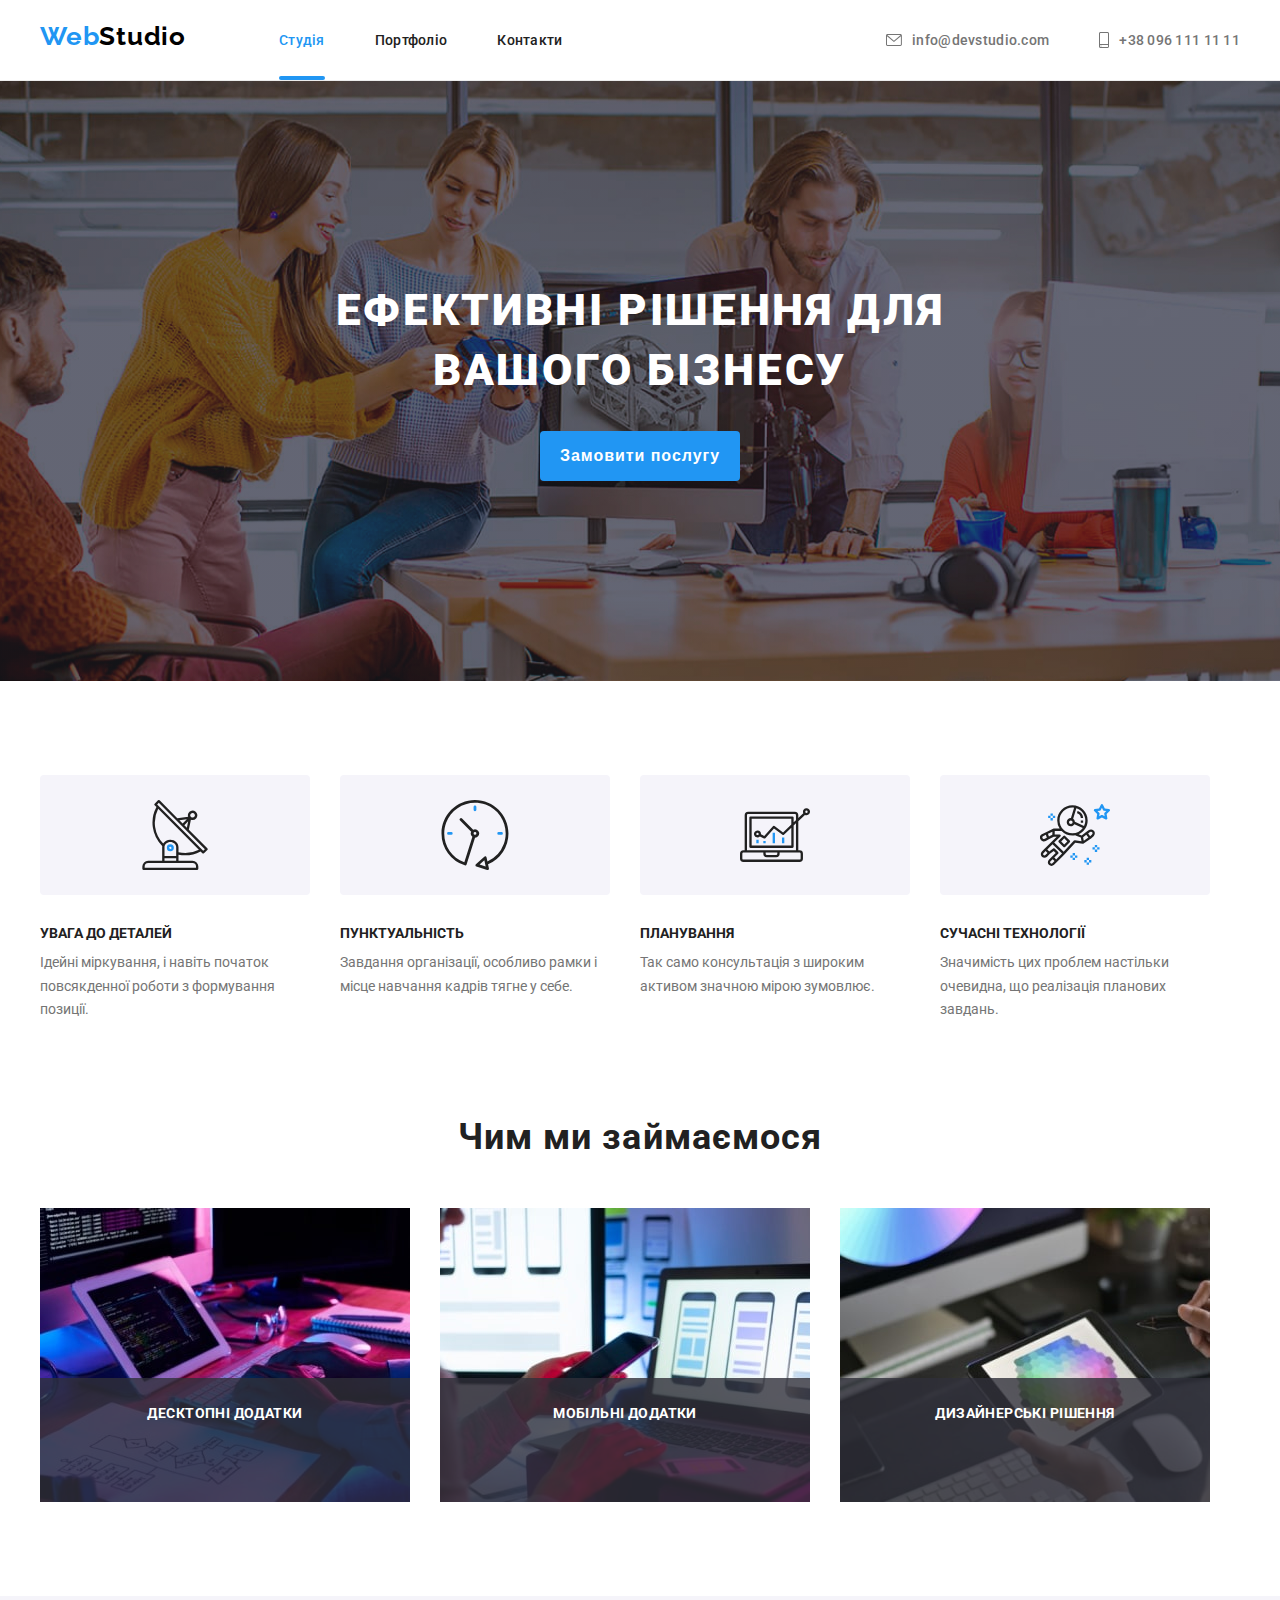
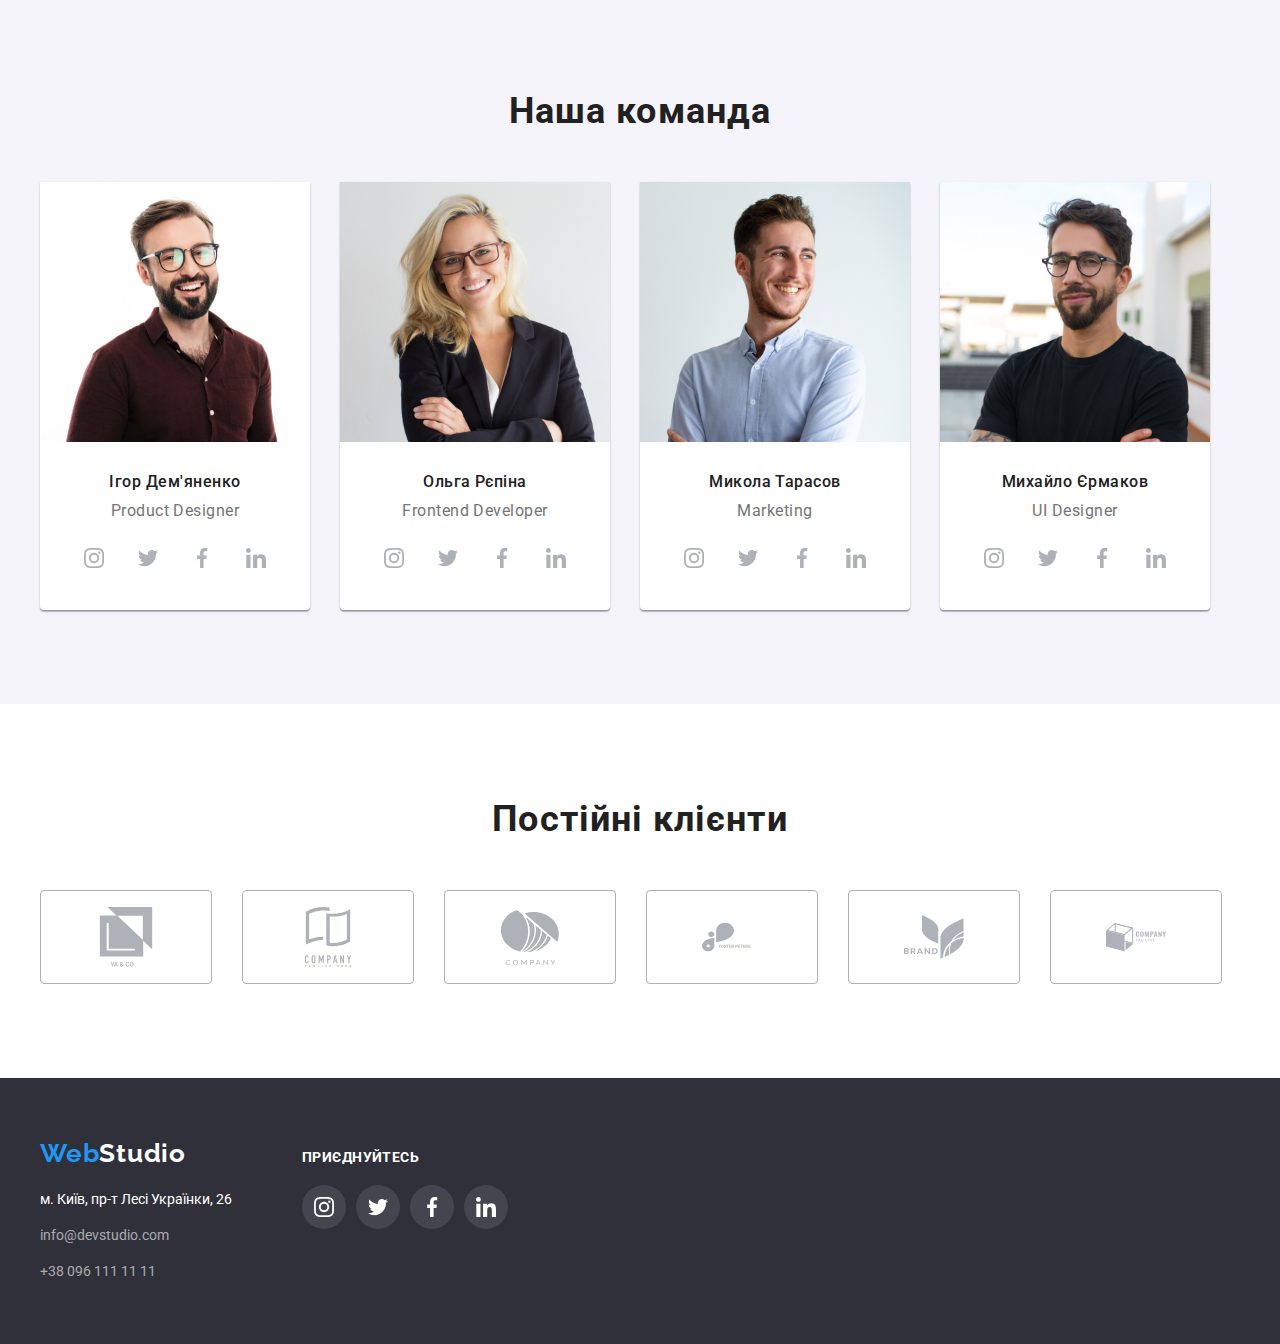
<file: index.html>
<!DOCTYPE html>
<html lang="uk">
  <head>
     <link rel="preconnect" href="https://fonts.googleapis.com" />
    <link rel="preconnect" href="https://fonts.gstatic.com" crossorigin />
    <link
      href="https://fonts.googleapis.com/css2?family=Raleway:wght@700&family=Roboto:wght@400;500;700;900&display=swap"
      rel="stylesheet"
    />
   <link rel="stylesheet" href="https://cdnjs.cloudflare.com/ajax/libs/modern-normalize/2.0.0/modern-normalize.min.css" integrity="sha512-4xo8blKMVCiXpTaLzQSLSw3KFOVPWhm/TRtuPVc4WG6kUgjH6J03IBuG7JZPkcWMxJ5huwaBpOpnwYElP/m6wg==" crossorigin="anonymous" referrerpolicy="no-referrer" />
    <link rel="stylesheet" href="./css/styles.css" />
    <title>WebStudio</title>
  </head>
  <body>
    <header>
      <!-- Навігація -->
      <div class="container">
      <nav class="nav">
        <a class="logo" href="index.html"
          >Web<span class="logo-color">Studio</span></a
        >
        <ul class="nav-link">
          <li class="nav-item"><a class="link actual-page" href="index.html">Студія</a></li>
          <li class="nav-item"><a class="link" href="./portfolio.html">Портфоліо</a></li>
          <li class="nav-item"><a class="link" href="">Контакти</a></li>
        </ul>
            </nav>
        <ul class="nav-contacts">
          <li class="nav-item">
            <a class="contacts" href="mailto:info@devstudio.com"
              ><svg class="icon-contacts" width="16" height="12">
                <use href="./images/icons-contacts.svg#icon-mail"></use>
              </svg>info@devstudio.com</a
            >
          </li>
          <li class="nav-item">
            <a class="contacts" href="tel:+380961111111"><svg class="icon-contacts" width="10" height="16">
                <use href="./images/icons-contacts.svg#icon-phone"></use>
              </svg>+38 096 111 11 11</a>
          </li>
        </ul>
      </div>
    </header>
    <main>
      <!-- Шапка -->
      <section class="head-bcg">
        <div class="container">
        <h1 class="head-text">Ефективні рішення для вашого бізнесу</h1>
        <button class="head-button" type="button" data-modal-open>Замовити послугу</button>
      </div>
      </section>
      <!-- Особливості -->
      <section class=>
        <div class="container">
        <ul class="feautures">
          <li class="list"><div class="icon-feautures">
             <svg class="icon" width="70" height="70">
              <use href="./images/icons.svg#icon-antenna"></use>
             </svg></div>
            <h3 class="item">УВАГА ДО ДЕТАЛЕЙ</h3>
            <p>
              Ідейні міркування, і навіть початок повсякденної роботи з
              формування позиції.
            </p>
          </li>
          <li class="list"><div class="icon-feautures">
             <svg class="icon" width="70" height="70">
              <use href="./images/icons.svg#icon-clock"></use>
             </svg></div>
            <h3 class="item">ПУНКТУАЛЬНІСТЬ</h3>
            <p>
              Завдання організації, особливо рамки і місце навчання кадрів тягне
              у себе.
            </p>
          </li>
          <li class="list"><div class="icon-feautures">
             <svg class="icon" width="70" height="70">
              <use href="./images/icons.svg#icon-diagram"></use>
             </svg></div>
            <h3 class="item">ПЛАНУВАННЯ</h3>
            <p>
              Так само консультація з широким активом значною мірою зумовлює.
            </p>
          </li>
          <li class="list">
            <div class="icon-feautures">
             <svg class="icon" width="70" height="70">
              <use href="./images/icons.svg#icon-astronaut"></use>
             </svg></div>
            <h3 class="item">СУЧАСНІ ТЕХНОЛОГІЇ</h3>
            <p>
              Значимість цих проблем настільки очевидна, що реалізація планових
              завдань.
            </p>
          </li>
        </ul>
      </div>
      </section>
      <!-- Чим ми займаємося -->
      <section class="pad-top">
        <div class="container">
        <h2 class="title">Чим ми займаємося</h2>
        <ul class="img">
          <li class="item"><img src="./images/box1.jpg" alt="Десктопні додатки" width="370" /> <p class="img-title">Десктопні додатки</p></li>
          <li class="item"><img src="./images/box2.jpg" alt="Мобільні додатки" width="370" /><p class="img-title">Мобільні додатки</p></li>
          <li class="item"><img src="./images/box3.jpg" alt="Дизайнерські рішення" width="370" /><p class="img-title">Дизайнерські рішення</p></li>
        </ul>
        </div>
      </section>
      <!-- Наша команда -->
      <section class="bcg-team">
        <div class="container">
        <h2 class="title">Наша команда</h2>
        <ul class="team">
          <li class="list">
            <img
              src="./images/productdesigner.jpg"
              alt="Ігор Дем'яненко"
              width="270"
            /> <div class="block">
            <h3 class="item">Ігор Дем'яненко</h3>
            <p>Product Designer</p>
            <ul class="team-social-media">
              <li>
                <a href="" class="team-icon"><svg class="social-media" width="20" height="20">
              <use href="./images/icons.svg#icon-instagram"></use>
            </svg></a>
              </li>
              <li>
                <a href="" class="team-icon"><svg class="social-media" width="20" height="20">
              <use href="./images/icons.svg#icon-twitter"></use>
            </svg></a>
              </li>
              <li>
                <a href="" class="team-icon"><svg class="social-media" width="20" height="20">
              <use href="./images/icons.svg#icon-facebook"></use>
            </svg></a>
              </li>
              <li>
                <a href="" class="team-icon"><svg class="social-media" width="20" height="20">
              <use href="./images/icons.svg#icon-linkedin"></use>
            </svg></a>
              </li>
            </ul>
          </div>
          </li>
          <li class="list">
            <img
              src="./images/frontenddeveloper.jpg"
              alt="Ольга Рєпіна"
              width="270"
            /><div class="block">
            <h3 class="item">Ольга Рєпіна</h3>
            <p>Frontend Developer</p><ul class="team-social-media">
              <li>
                <a href="" class="team-icon"><svg class="social-media" width="20" height="20">
              <use href="./images/icons.svg#icon-instagram"></use>
            </svg></a>
              </li>
              <li>
                <a href="" class="team-icon"><svg class="social-media" width="20" height="20">
              <use href="./images/icons.svg#icon-twitter"></use>
            </svg></a>
              </li>
              <li>
                <a href="" class="team-icon"><svg class="social-media" width="20" height="20">
              <use href="./images/icons.svg#icon-facebook"></use>
            </svg></a>
              </li>
              <li>
                <a href="" class="team-icon"><svg class="social-media" width="20" height="20">
              <use href="./images/icons.svg#icon-linkedin"></use>
            </svg></a>
              </li>
            </ul></div>
          </li>
          <li class="list">
            <img
              src="./images/marketing.jpg"
              alt="Микола Тарасов"
              width="270"
            /><div class="block">
            <h3 class="item">Микола Тарасов</h3>
            <p>Marketing</p>
            <ul class="team-social-media">
              <li>
                <a href="" class="team-icon"><svg class="social-media" width="20" height="20">
              <use href="./images/icons.svg#icon-instagram"></use>
            </svg></a>
              </li>
              <li>
                <a href="" class="team-icon"><svg class="social-media" width="20" height="20">
              <use href="./images/icons.svg#icon-twitter"></use>
            </svg></a>
              </li>
              <li>
                <a href="" class="team-icon"><svg class="social-media" width="20" height="20">
              <use href="./images/icons.svg#icon-facebook"></use>
            </svg></a>
              </li>
              <li>
                <a href="" class="team-icon"><svg class="social-media" width="20" height="20">
              <use href="./images/icons.svg#icon-linkedin"></use>
            </svg></a>
              </li>
            </ul></div>
          </li>
          <li class="list">
            <img
              src="./images/uidesigner.jpg"
              alt="Михайло Єрмаков"
              width="270"
            /><div class="block">
            <h3 class="item">Михайло Єрмаков</h3>
            <p>UI Designer</p><ul class="team-social-media">
              <li>
                <a href="" class="team-icon"><svg class="social-media" width="20" height="20">
              <use href="./images/icons.svg#icon-instagram"></use>
            </svg></a>
              </li>
              <li>
                <a href="" class="team-icon"><svg class="social-media" width="20" height="20">
              <use href="./images/icons.svg#icon-twitter"></use>
            </svg></a>
              </li>
              <li>
                <a href="" class="team-icon"><svg class="social-media" width="20" height="20">
              <use href="./images/icons.svg#icon-facebook"></use>
            </svg></a>
              </li>
              <li>
                <a href="" class="team-icon"><svg class="social-media" width="20" height="20">
              <use href="./images/icons.svg#icon-linkedin"></use>
            </svg></a>
              </li>
            </ul></div>
          </li>
        </ul>
        </div>
      </section>

  <!-- Постійні клієнти -->
      <section> 
        <div class="container">
<h2 class="title">Постійні клієнти</h2>
<ul class="clients">
  <li>
  <a href="" class="clients-logo"> <svg width="106" height="60">
    <use href="./images/icons.svg#icon-group-1"></use>
  </svg></a>
  </li>
  <li>
  <a href="" class="clients-logo"> <svg width="106" height="60">
    <use href="./images/icons.svg#icon-group-2"></use>
  </svg></a>
  </li>
  <li>
  <a href="" class="clients-logo"> <svg width="106" height="60">
    <use href="./images/icons.svg#icon-group-3"></use>
  </svg></a>
  </li>
  <li>
  <a href="" class="clients-logo"> <svg width="106" height="60">
    <use href="./images/icons.svg#icon-group-4"></use>
  </svg></a>
  </li>
  <li>
  <a href="" class="clients-logo"> <svg width="106" height="60">
    <use href="./images/icons.svg#icon-group-5"></use>
  </svg></a>
  </li>
  <li>
  <a href="" class="clients-logo"> <svg width="106" height="60">
    <use href="./images/icons.svg#icon-group-6"></use>
  </svg></a>
  </li>
</ul>
        </div>
      </section>
    </main>
    <footer class="footer-bcg">
      <div class="container footer-container">
          <div class="logo-adres">
        <a class="footer-logo" href="index.html"
          >Web<span class="footer-logo-color">Studio</span></a
        >
        <address>
          <p class="adres">м. Київ, пр-т Лесі Українки, 26</p>
          <ul class="footer-adres">
            <li class="list">
              <a class="footer-contacts" href="mailto:info@devstudio.com"
                >info@devstudio.com</a
              >
            </li>
            <li>
              <a class="footer-contacts" href="tel:+380961111111"
                >+38 096 111 11 11</a
              >
            </li>
          </ul>
          </address></div>
          <div>
            <h3 class="footer-title">приєднуйтесь</h3>
            <ul class="footer-social-media">
              <li>
                <a href="" class="footer-icon"><svg class="social-media" width="20" height="20">
              <use href="./images/icons.svg#icon-instagram"></use>
            </svg></a>
              </li>
              <li>
                <a href="" class="footer-icon"><svg class="social-media" width="20" height="20">
              <use href="./images/icons.svg#icon-twitter"></use>
            </svg></a>
              </li>
              <li>
                <a href="" class="footer-icon"><svg class="social-media" width="20" height="20">
              <use href="./images/icons.svg#icon-facebook"></use>
            </svg></a>
              </li>
              <li>
                <a href="" class="footer-icon"><svg class="social-media" width="20" height="20">
              <use href="./images/icons.svg#icon-linkedin"></use>
            </svg></a>
              </li>
            </ul>
          </div>
          </li>
          </ul>
      </div>
    </footer>

    <!-- modal -->

    <div class="backdrop is-hidden" data-modal>
      <div class="modal">
        <button type="button" class="close-btn" data-modal-close> 
          <svg class="icon-close" width="18" height="18">
          <use href="./images/icons.svg#icon-close"></use>
        </svg></button>
      </div>
    </div>
      <script src="./js/modal.js"></script>
  </body>
</html>
</file>
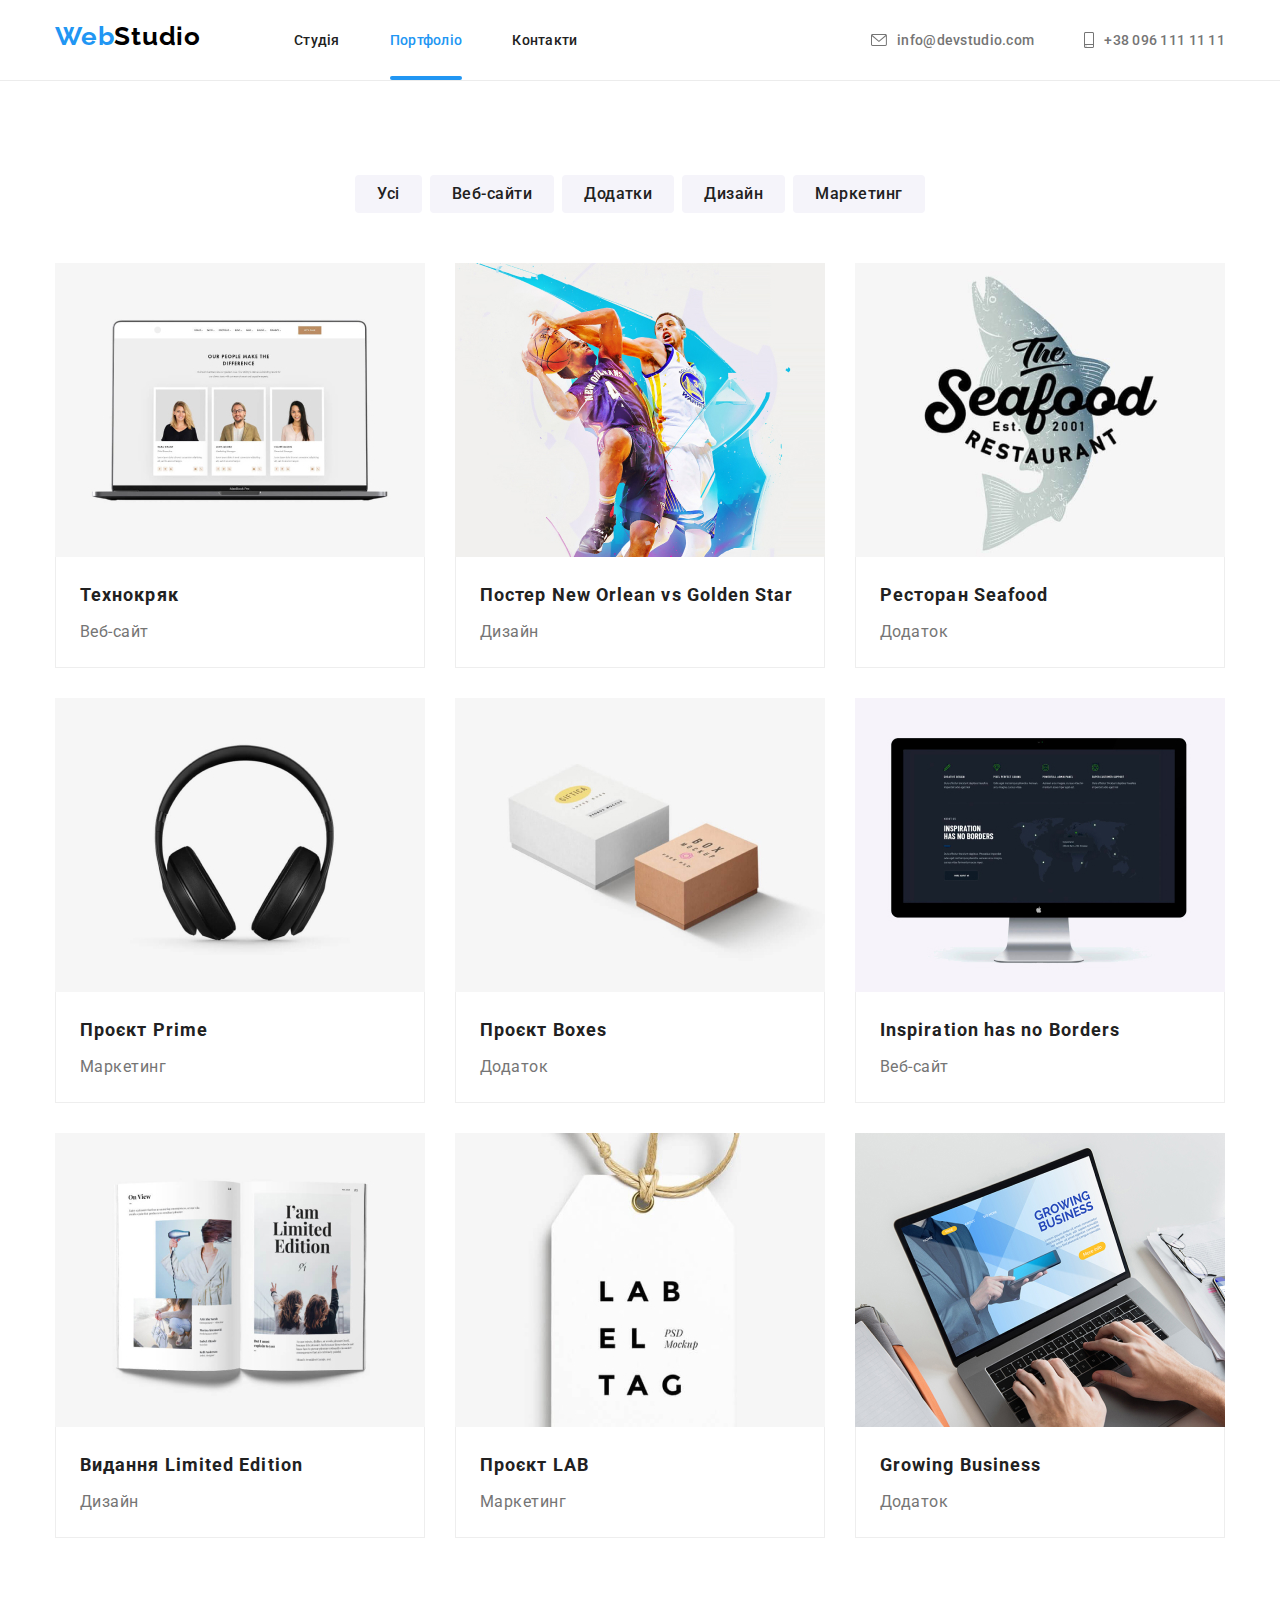
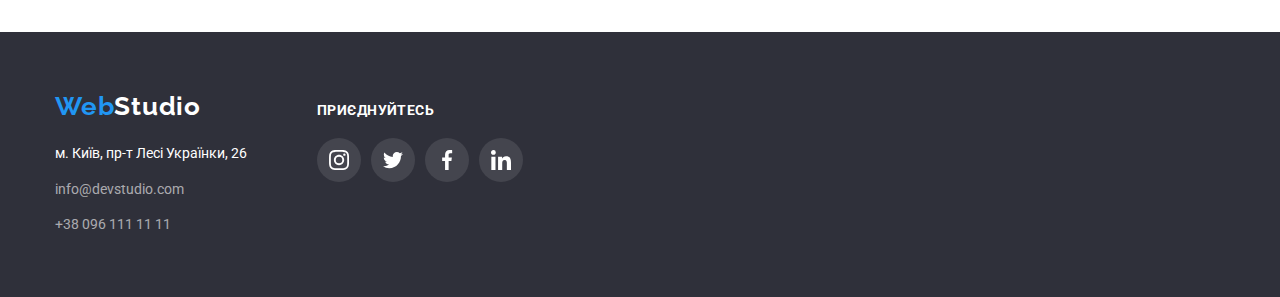
<file: portfolio.html>
<!DOCTYPE html>
<html lang="uk">
  <head>
    <link
      rel="stylesheet"
      href="https://cdnjs.cloudflare.com/ajax/libs/modern-normalize/1.0.0/modern-normalize.min.css"
    />
    <link rel="stylesheet" href="./css/styles.css" />
    <link rel="preconnect" href="https://fonts.googleapis.com" />
    <link rel="preconnect" href="https://fonts.gstatic.com" crossorigin />
    <link
      href="https://fonts.googleapis.com/css2?family=Raleway:wght@700&family=Roboto:wght@400;500;700;900&display=swap"
      rel="stylesheet"
    />
    <title>WebStudio</title>
  </head>
  <body>
    <header>
      <!-- Навігація -->
      <div class="container">
        <nav class="nav">
          <a class="logo" href="index.html"
            >Web<span class="logo-color">Studio</span></a
          >
          <ul class="nav-link">
            <li class="nav-item">
              <a class="link" href="index.html">Студія</a>
            </li>
            <li class="nav-item">
              <a class="link actual-page" href="./portfolio.html">Портфоліо</a>
            </li>
            <li class="nav-item"><a class="link" href="">Контакти</a></li>
          </ul>
        </nav>
        <ul class="nav-contacts">
          <li class="nav-item">
            <a class="contacts" href="mailto:info@devstudio.com"
              ><svg class="icon-contacts" width="16" height="12">
                <use href="./images/icons-contacts.svg#icon-mail"></use>
              </svg>info@devstudio.com</a
            >
          </li>
          <li class="nav-item">
            <a class="contacts" href="tel:+380961111111"><svg class="icon-contacts" width="10" height="16">
                <use href="./images/icons-contacts.svg#icon-phone"></use>
              </svg>+38 096 111 11 11</a>
          </li>
        </ul>
      </div>
    </header>
    <main>
      <!-- Фільтри + Проєкти -->
      <section>
        <div class="container">
          <ul class="filtres">
            <li class="list">
              <button class="item" type="button">Усі</button>
            </li>
            <li class="list">
              <button class="item" type="button">Веб-сайти</button>
            </li>
            <li class="list">
              <button class="item" type="button">Додатки</button>
            </li>
            <li class="list">
              <button class="item" type="button">Дизайн</button>
            </li>
            <li class="list">
              <button class="item" type="button">Маркетинг</button>
            </li>
          </ul>
          <ul class="projects">
            <li class="project-list">
              <a href=""  class="list"><div  class="img-overlay" >
                <img src="./images/techkr.jpg" alt="Технокряк" width="370"/>
                 <div class="content-overlay"><p class="overlay">Ресурс пропонує комплексні пропозиції з різним рівнем функціоналу та сервісів. Все це дозволить відвідувачу отримати вичерпні відомості про компанію чи приватну особу.
                 </p></div></div>
                <div class="bottom-section">
                  <h3 class="item">Технокряк</h3>
                  <p class="type">Веб-сайт</p>
                </div></a
              >
            </li>
            <li class="project-list">
              <a href="" class="list">
                <div  class="img-overlay" >
                <img src="./images/poster.jpg" alt="Постер New Orlean vs Golden Star" width="370"/>
                 <div class="content-overlay"><p class="overlay">Ресурс пропонує комплексні пропозиції з різним рівнем функціоналу та сервісів. Все це дозволить відвідувачу отримати вичерпні відомості про компанію чи приватну особу.
                 </p></div></div>
                <div class="bottom-section">
                  <h3 class="item">Постер New Orlean vs Golden Star</h3>
                  <p class="type">Дизайн</p>
                </div>
              </a>
            </li>
            <li class="project-list">
              <a href="" class="list">
                <div  class="img-overlay" >
                <img src="./images/seafood.jpg" alt="Ресторан Seafood" width="370"/>
                 <div class="content-overlay"><p class="overlay">Ресурс пропонує комплексні пропозиції з різним рівнем функціоналу та сервісів. Все це дозволить відвідувачу отримати вичерпні відомості про компанію чи приватну особу.
                 </p></div></div>
                <div class="bottom-section">
                  <h3 class="item">Ресторан Seafood</h3>
                  <p class="type">Додаток</p>
                </div></a
              >
            </li>
            <li class="project-list">
              <a href="" class="list"> <div  class="img-overlay" >
                <img src="./images/prime.jpg" alt="Проєкт Prime" width="370"/>
                 <div class="content-overlay"><p class="overlay">Ресурс пропонує комплексні пропозиції з різним рівнем функціоналу та сервісів. Все це дозволить відвідувачу отримати вичерпні відомості про компанію чи приватну особу.
                 </p></div></div>
                <div class="bottom-section">
                  <h3 class="item">Проєкт Prime</h3>
                  <p class="type">Маркетинг</p>
                </div></a
              >
            </li>
            <li class="project-list">
              <a href="" class="list"
                ><div  class="img-overlay" >
                <img src="./images/boxes.jpg" alt="Проєкт Boxes" width="370"/>
                 <div class="content-overlay"><p class="overlay">Ресурс пропонує комплексні пропозиції з різним рівнем функціоналу та сервісів. Все це дозволить відвідувачу отримати вичерпні відомості про компанію чи приватну особу.
                 </p></div></div>
                <div class="bottom-section">
                  <h3 class="item">Проєкт Boxes</h3>
                  <p class="type">Додаток</p>
                </div></a
              >
            </li>
            <li class="project-list">
              <a href="" class="list">
              <div  class="img-overlay" >
                <img src="./images/inspiration.jpg" alt="Inspiration has no Borders" width="370"/>
                 <div class="content-overlay"><p class="overlay">Ресурс пропонує комплексні пропозиції з різним рівнем функціоналу та сервісів. Все це дозволить відвідувачу отримати вичерпні відомості про компанію чи приватну особу.
                 </p></div></div>
                <div class="bottom-section">
                  <h3 class="item">Inspiration has no Borders</h3>
                  <p class="type">Веб-сайт</p>
                </div></a
              >
            </li>
            <li class="project-list">
              <a href="" class="list">
                <div  class="img-overlay" >
                <img src="./images/limedition.jpg" alt="Видання Limited Edition" width="370"/>
                 <div class="content-overlay"><p class="overlay">Ресурс пропонує комплексні пропозиції з різним рівнем функціоналу та сервісів. Все це дозволить відвідувачу отримати вичерпні відомості про компанію чи приватну особу.
                 </p></div></div>
                <div class="bottom-section">
                  <h3 class="item">Видання Limited Edition</h3>
                  <p class="type">Дизайн</p>
                </div></a
              >
            </li>
            <li class="project-list">
              <a href="" class="list">
                 <div  class="img-overlay" >
                <img src="./images/lab.jpg" alt="Проєкт LAB" width="370"/>
                 <div class="content-overlay"><p class="overlay">Ресурс пропонує комплексні пропозиції з різним рівнем функціоналу та сервісів. Все це дозволить відвідувачу отримати вичерпні відомості про компанію чи приватну особу.
                 </p></div></div>
                <div class="bottom-section">
                  <h3 class="item">Проєкт LAB</h3>
                  <p class="type">Маркетинг</p>
                </div></a
              >
            </li>
            <li class="project-list">
              <a href="" class="list">
                 <div  class="img-overlay" >
                <img src="./images/growing.jpg" alt="Growing Business" width="370"/>
                 <div class="content-overlay"><p class="overlay">Ресурс пропонує комплексні пропозиції з різним рівнем функціоналу та сервісів. Все це дозволить відвідувачу отримати вичерпні відомості про компанію чи приватну особу.
                 </p></div></div>
                <div class="bottom-section">
                  <h3 class="item">Growing Business</h3>
                  <p class="type">Додаток</p>
                </div></a
              >
            </li>
          </ul>
        </div>
      </section>
    </main>
    <footer class="footer-bcg">
      <div class="container footer-container">
          <div class="logo-adres">
        <a class="footer-logo" href="index.html"
          >Web<span class="footer-logo-color">Studio</span></a
        >
        <address>
          <p class="adres">м. Київ, пр-т Лесі Українки, 26</p>
          <ul class="footer-adres">
            <li class="list">
              <a class="footer-contacts" href="mailto:info@devstudio.com"
                >info@devstudio.com</a
              >
            </li>
            <li>
              <a class="footer-contacts" href="tel:+380961111111"
                >+38 096 111 11 11</a
              >
            </li>
          </ul>
          </address></div>
          <div>
            <h3 class="footer-title">приєднуйтесь</h3>
            <ul class="footer-social-media">
              <li>
                <a href="" class="footer-icon"><svg class="social-media" width="20" height="20">
              <use href="./images/icons.svg#icon-instagram"></use>
            </svg></a>
              </li>
              <li>
                <a href="" class="footer-icon"><svg class="social-media" width="20" height="20">
              <use href="./images/icons.svg#icon-twitter"></use>
            </svg></a>
              </li>
              <li>
                <a href="" class="footer-icon"><svg class="social-media" width="20" height="20">
              <use href="./images/icons.svg#icon-facebook"></use>
            </svg></a>
              </li>
              <li>
                <a href="" class="footer-icon"><svg class="social-media" width="20" height="20">
              <use href="./images/icons.svg#icon-linkedin"></use>
            </svg></a>
              </li>
            </ul>
          </div>
          </li>
          </ul>
      </div>
    </footer>
  </body>
</html>
</file>
<file: css/styles.css>
:root {
  --main-text-color: #757575;
  --secondary-text-color: #212121;
  --main-blue-color: #2196f3;
  --main-white-color: #ffffff;
  --background-dark-color: #2f303a;
  --background-light-color: #f5f4fa;
  --logo-black-color: #000000;
}

/* all pages */

* {
  margin: 0px;
  padding: 0px;
}
.container {
  width: 1200px;
  margin-left: auto;
  margin-right: auto;
  padding-left: 15px;
  padding-right: 15px;
}
body {
  font-family: Roboto;
  color: var(--main-text-color);
}
section {
  padding-top: 94px;
  padding-bottom: 94px;
}
ul {
  list-style: none;
}
a {
  text-decoration: none;
}
button {
  cursor: pointer;
}
img {
  display: block;
}

/* nav */

header {
  border-bottom: 1px solid #ececec;
}
.nav {
  display: flex;
  align-items: baseline;
}
.logo {
  font-family: Raleway;
  font-size: 26px;
  font-weight: 700;
  letter-spacing: 0.78px;
  color: var(--main-blue-color);
}
.logo-color {
  color: var(--logo-black-color);
}
.nav-link {
  display: inline-flex;
  margin: 0px;
  padding-left: 0px;
  margin-left: 93px;
}
.nav-link .link {
  padding-top: 32px;
  padding-bottom: 32px;
  display: block;

  color: var(--secondary-text-color);
  font-size: 14px;
  font-weight: 500;
  letter-spacing: 0.28px;
  transition: color 250ms cubic-bezier(0.4, 0, 0.2, 1);
}
.nav-item {
  margin-left: 50px;
}
.nav-item:first-child {
  margin-left: 0px;
}
.nav-link .link:hover,
.nav-link .link:focus {
  color: var(--main-blue-color);
}
header .container {
  display: flex;
  align-items: center;
}
.nav-contacts {
  display: flex;
  margin-left: auto;
}
.nav-contacts .contacts {
  display: flex;
  padding-top: 32px;
  padding-bottom: 32px;
  align-items: center;

  color: var(--main-text-color);
  font-size: 14px;
  font-weight: 500;
  letter-spacing: 0.28px;
  transition: color 250ms cubic-bezier(0.4, 0, 0.2, 1);
}
.nav-link .actual-page {
  color: var(--main-blue-color);
  position: relative;
}
.actual-page::after {
  position: absolute;
  right: 0px;
  bottom: 0px;
  content: "";
  display: inline-block;
  width: 100%;
  height: 4px;
  border-radius: 2px;
  background-color: var(--main-blue-color);
}
.nav-contacts .icon-contacts {
  margin-right: 10px;
  fill: currentColor;
}
.nav-contacts .contacts:focus,
.nav-contacts .contacts:hover {
  color: var(--main-blue-color);
}
/* footer */

.footer-bcg {
  background-color: var(--background-dark-color);
  display: block;
  padding-top: 60px;
  padding-bottom: 60px;
}
.footer-logo {
  display: block;
  margin-bottom: 20px;

  color: #2196f3;
  font-family: Raleway;
  font-size: 26px;
  font-weight: 700;
  letter-spacing: 0.78px;
}
.footer-logo-color {
  color: var(--main-white-color);
}
.adres {
  margin-bottom: 12px;

  color: var(--main-white-color);
  font-style: normal;
  font-size: 14px;
  line-height: 1.71;
}
.list {
  display: block;
}
.footer-contacts {
  color: rgba(255, 255, 255, 0.6);
  font-style: normal;
  font-size: 14px;
  line-height: 1.71;
}
.footer-adres .list {
  margin-bottom: 12px;
}
.footer-title {
  color: var(--main-white-color);
  font-size: 14px;
  font-weight: 700;
  letter-spacing: 0.42px;
  text-transform: uppercase;
  margin-bottom: 20px;
}
.footer-container {
  display: flex;
  align-items: baseline;
}
.logo-adres {
  margin-right: 70px;
}
.footer-social-media {
  display: flex;
  gap: 10px;
}
.footer-icon {
  display: flex;
  justify-content: center;
  align-items: center;
  width: 44px;
  height: 44px;
  border-radius: 50%;
  fill: var(--main-white-color);
  background-color: rgba(255, 255, 255, 0.1);
  transition: background-color 250ms cubic-bezier(0.4, 0, 0.2, 1);
}
.footer-icon:hover,
.footer-icon:focus {
  background-color: #2196f3;
  fill: var(--main-white-color);
}

/* index */

/* Шапка  */

.head-bcg {
  max-width: 1600px;
  background-image: linear-gradient(
      to right,
      rgba(47, 48, 58, 0.4),
      rgba(47, 48, 58, 0.4)
    ),
    url(../images/bcg-head.jpg);
  background-color: var(--background-dark-color);
  background-position: center;
  margin-left: auto;
  margin-right: auto;

  text-align: center;
  padding-top: 200px;
  padding-bottom: 200px;
}
.head-text {
  width: 696px;
  margin-left: auto;
  margin-right: auto;

  color: var(--main-white-color);
  text-align: center;
  font-size: 44px;
  font-weight: 900;
  line-height: 1.36;
  letter-spacing: 2.64px;
  text-transform: uppercase;
}
.head-button {
  width: 200px;
  padding-top: 10px;
  padding-bottom: 10px;
  border-radius: 4px;
  border: none;
  margin-top: 30px;
  margin-left: auto;
  margin-right: auto;

  background-color: var(--main-blue-color);
  color: var(--main-white-color);
  text-align: center;
  font-size: 16px;
  font-weight: 700;
  line-height: 1.87;
  letter-spacing: 0.96px;
}

/* Особливості */

.feautures {
  display: flex;
  gap: 30px;
}
.feautures .item {
  margin-bottom: 10px;
}
.feautures .list {
  width: 270px;
}
.feautures .item {
  color: var(--secondary-text-color);
  font-size: 14px;
  font-weight: 700;
  text-transform: uppercase;
}
.icon-feautures {
  display: flex;
  align-items: center;
  justify-content: center;
  width: 270px;
  height: 120px;
  border-radius: 4px;
  background-color: var(--background-light-color);
  margin-bottom: 30px;
}
.feautures p {
  font-size: 14px;
  line-height: 1.71;
}

/* Чим ми займаємося + Наша команда */

.pad-top {
  padding-top: 0px;
}
.img {
  display: flex;
  gap: 30px;
}
.img .item {
  position: relative;
}
.img-title {
  color: #fff;
  text-align: center;
  padding-top: 27px;
  padding-bottom: 27px;
  font-size: 14px;
  font-weight: 700;
  letter-spacing: 0.42px;
  text-transform: uppercase;

  position: absolute;
  right: 0px;
  bottom: 0px;
  content: "";
  display: inline-block;
  width: 370px;
  height: 70px;
  background-color: rgba(47, 48, 58, 0.8);
}
.bcg-team {
  background-color: var(--background-light-color);
}
.title {
  color: var(--secondary-text-color);
  text-align: center;
  font-size: 36px;
  font-weight: 700;
  letter-spacing: 1.08px;
  margin-bottom: 50px;
}
.team {
  display: inline-flex;
  gap: 30px;
}
.team .list {
  background-color: var(--main-white-color);
  border-radius: 0px 0px 4px 4px;
  box-shadow: 0px 2px 1px 0px rgba(0, 0, 0, 0.2),
    0px 1px 1px 0px rgba(0, 0, 0, 0.14), 0px 1px 3px 0px rgba(0, 0, 0, 0.12);
}
.team .item {
  color: var(--secondary-text-color);
  font-size: 16px;
  font-weight: 500;
  letter-spacing: 0.48px;
  text-align: center;
}
.team .block {
  padding-top: 30px;
  padding-bottom: 30px;
}
.team p {
  margin-top: 10px;
  margin-bottom: 16px;

  font-size: 16px;
  letter-spacing: 0.48px;
  text-align: center;
}
.team-social-media {
  display: flex;
  justify-content: center;
  gap: 10px;
}
.team-icon {
  display: flex;
  justify-content: center;
  align-items: center;
  width: 44px;
  height: 44px;
  border-radius: 50%;
  fill: #afb1b8;
  transition: background-color 250ms cubic-bezier(0.4, 0, 0.2, 1),
    fill 250ms cubic-bezier(0.4, 0, 0.2, 1);
}
.team-icon:hover,
.team-icon:focus {
  background-color: #2196f3;
  fill: var(--main-white-color);
}

/* Постійні клієнти */

.clients {
  display: flex;
  gap: 30px;
}
.clients-logo {
  display: flex;
  justify-content: center;
  align-items: center;
  width: 170px;
  height: 92px;
  fill: #afb1b8;

  border-radius: 4px;
  border: 1px solid #afb1b8;
  transition: border-color 250ms cubic-bezier(0.4, 0, 0.2, 1),
    fill 250ms cubic-bezier(0.4, 0, 0.2, 1);
}
.clients-logo:focus,
.clients-logo:hover {
  border-color: var(--main-blue-color);
  fill: var(--main-blue-color);
}
.backdrop{
  opacity: 1;
  position: fixed;
  top: 0;
  left: 0;
  width: 100vw;
  height: 100vh;
background-color: rgba(0, 0, 0, 0.20);
   transform: scale(1);
    transition: opacity 250ms cubic-bezier(0.4, 0, 0.2, 1),
    visibility 250ms cubic-bezier(0.4, 0, 0.2, 1),
    transform 250ms cubic-bezier(0.4, 0, 0.2, 1);
}
.backdrop.is-hidden{
  opacity: 0;
  visibility: hidden;
  pointer-events: none;
  transform: scale(1.2);
}
.modal{
  position: absolute;
  top: 50%;
  left: 50%;
  transform: translate(-50%,-50%);
width: 528px;
height: 581px;
border-radius: 4px;
background: var(--main-white-color);
box-shadow: 0px 2px 1px 0px rgba(0, 0, 0, 0.20), 0px 1px 1px 0px rgba(0, 0, 0, 0.14), 0px 1px 3px 0px rgba(0, 0, 0, 0.12);
}
.close-btn{
  position: absolute;
  top: 8px;
  right: 8px;
  display: flex;
  justify-content: center;
  align-items: center;
  width: 30px;
  height: 30px;
  border-radius: 50%;
  border: 1px solid rgba(0, 0, 0, 0.10);
  background-color: transparent;
}

/* Portfolio  */

/* Фільтри */

.filtres {
  display: flex;
  margin-bottom: 50px;
  justify-content: center;
  gap: 8px;
}
.filtres .item {
  padding-left: 22px;
  padding-right: 22px;
  padding-top: 6px;
  padding-bottom: 6px;

  background-color: var(--background-light-color);
  border: none;
  border-radius: 4px;
  color: var(--secondary-text-color);
  text-align: center;
  font-size: 16px;
  font-weight: 500;
  line-height: 1.62;
  letter-spacing: 0.48px;
  transition: background-color 250ms cubic-bezier(0.4, 0, 0.2, 1),
    color 250ms cubic-bezier(0.4, 0, 0.2, 1),
    box-shadow 250ms cubic-bezier(0.4, 0, 0.2, 1);
}
.filtres .item:hover,
.filtres .item:focus {
  background-color: var(--main-blue-color);
  color: var(--main-white-color);
  box-shadow: 0px 2px 2px 0px rgba(0, 0, 0, 0.12),
    0px 1px 2px 0px rgba(0, 0, 0, 0.08), 0px 3px 1px 0px rgba(0, 0, 0, 0.1);
}

/* Проєкти */

.projects {
  display: flex;
  flex-wrap: wrap;
  gap: 30px;
}

.bottom-section {
  border-bottom: 1px solid #eee;
  border-left: 1px solid #eee;
  border-right: 1px solid #eee;
}
.projects .bottom-section {
  padding-left: 24px;
  padding-right: 24px;
  padding-top: 20px;
  padding-bottom: 20px;
  margin-bottom: 0px;
  text-align: start;
}
.projects .item {
  color: var(--secondary-text-color);
  font-size: 18px;
  font-weight: 700;
  line-height: 2;
  letter-spacing: 1.08px;
}
.projects .type {
  margin-top: 4px;

  color: var(--main-text-color);
  font-size: 16px;
  line-height: 1.87;
  letter-spacing: 0.48px;
  font-weight: 400;
}

.project-list .list {
  transition: box-shadow 250ms cubic-bezier(0.4, 0, 0.2, 1);
  /* overflow: hidden; */
}
.project-list .list:hover,
.project-list .list:focus {
  box-shadow: 1px 4px 6px 0px rgba(0, 0, 0, 0.16),
    0px 4px 4px 0px rgba(0, 0, 0, 0.06), 0px 1px 1px 0px rgba(0, 0, 0, 0.12);
}
.img-overlay {
  position: relative;
  overflow: hidden;
}
.content-overlay {
  position: absolute;
  top: 0;
  left: 0;
  width: 370px;
  height: 294px;
  background-color: rgba(33, 150, 243, 0.9);

  transform: translateY(100%);
  opacity: 1;
  transition: opacity 250ms cubic-bezier(0.4, 0, 0.2, 1),
    transform 250ms cubic-bezier(0.4, 0, 0.2, 1);
}
.overlay {
  padding-left: 24px;
  padding-right: 24px;
  padding-top: 63px;
  padding-bottom: 63px;

  color: var(--main-white-color);
  font-size: 18px;
  line-height: 1.55;
  letter-spacing: 0.54px;
}
.projects .list:hover .content-overlay {
  transform: translateY(0%);
}
.projects .list:hover .content-overlay {
  opacity: 1;
}
</file>
